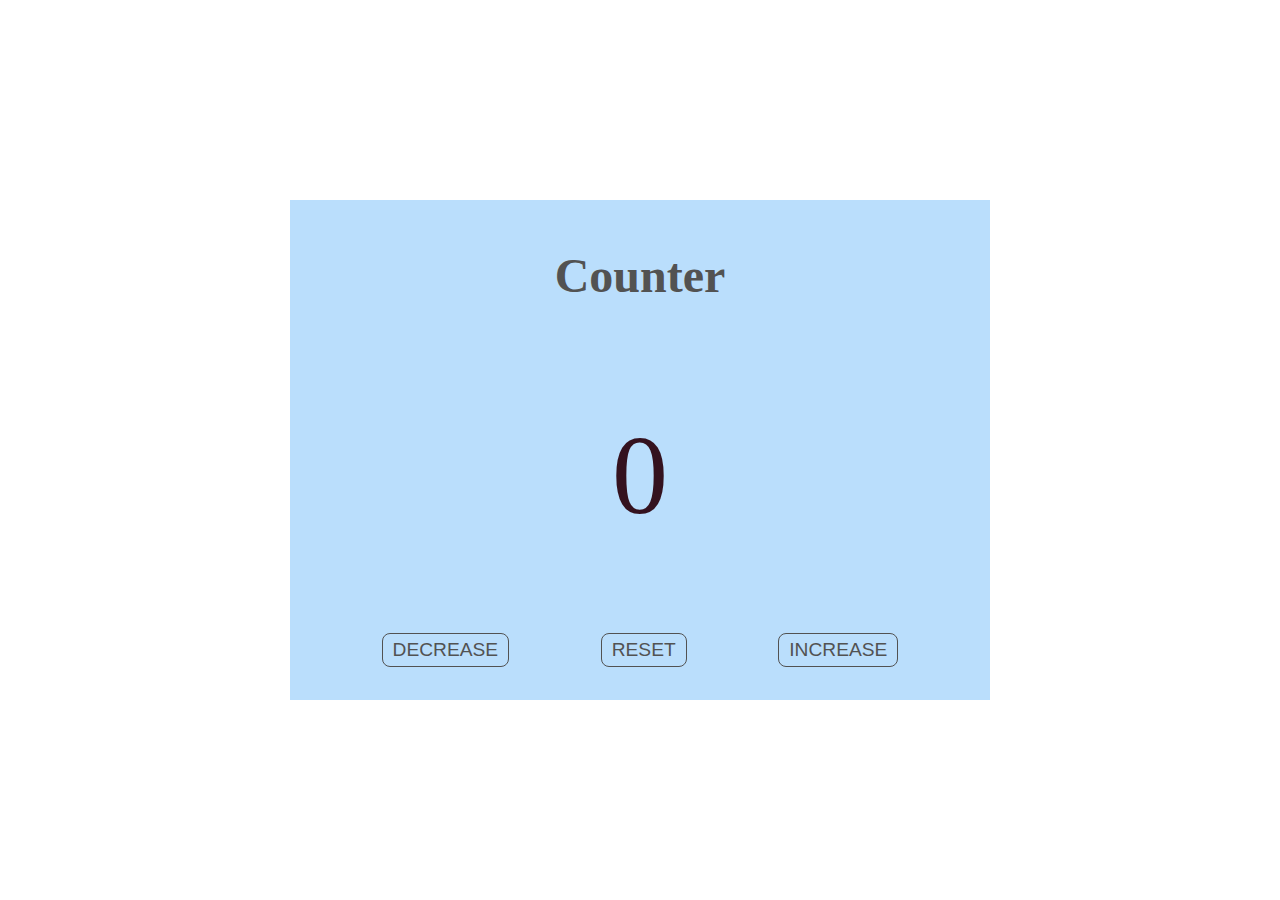
<file: 02.counter/index.html>
<!DOCTYPE html>
<html lang="en">
<head>
    <meta charset="UTF-8">
    <meta name="viewport" content="width=device-width, initial-scale=1.0">
    <title>counter</title>
    <link rel="stylesheet" href="style.css">
</head>
<body>
    <div class="container">
        <h2>Counter</h2>
        <div class="msg">
            <p>0</p>
        </div>
        <div class="button">
            <button class="btn" id="decrease">DECREASE</button>
            <button class="btn" id="reset">RESET</button>
            <button class="btn" id="increase">INCREASE</button>
        </div>

    </div>

    <script src="script.js"></script>
</body>
</html>
</file>
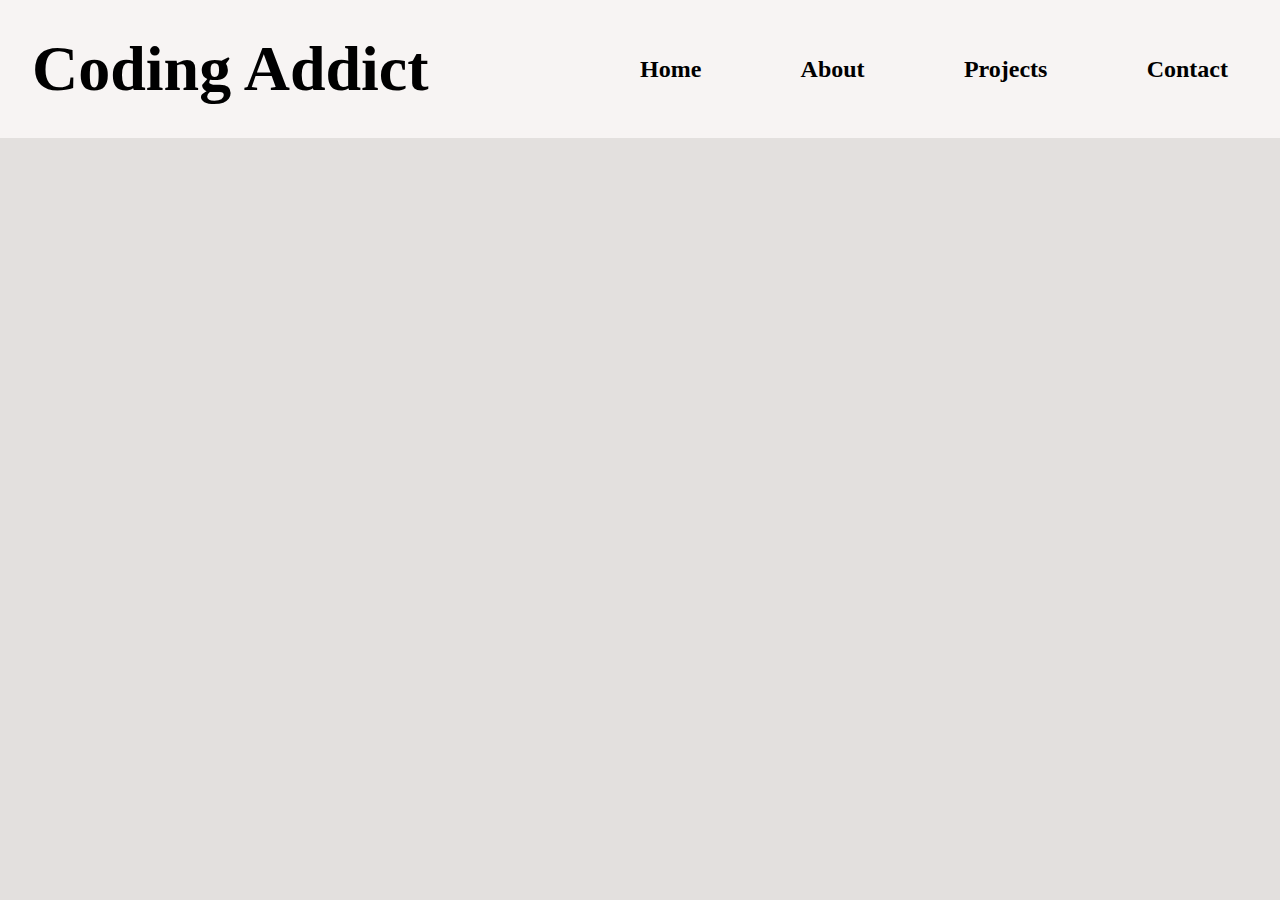
<file: 04.responsive Navbar/index.html>
<!DOCTYPE html>
<html lang="en">
<head>
    <meta charset="UTF-8">
    <meta name="viewport" content="width=device-width, initial-scale=1.0">
    <title>Responsive Navbar</title>
    <link rel="stylesheet" href="style.css">
    <link rel="stylesheet" href="https://cdnjs.cloudflare.com/ajax/libs/font-awesome/6.5.2/css/all.min.css" integrity="sha512-SnH5WK+bZxgPHs44uWIX+LLJAJ9/2PkPKZ5QiAj6Ta86w+fsb2TkcmfRyVX3pBnMFcV7oQPJkl9QevSCWr3W6A==" crossorigin="anonymous" referrerpolicy="no-referrer" />
</head>
<body>
    <nav>
        <div class="nav-center">
            <div class="nav-header">
                <h1>Coding Addict</h1>
            <i class="fa-solid fa-bars" id="bar"></i>
            </div>
            
            <ul class="link">
                <li><h2>Home</h2></li>
                <li><h2>About</h2></li>
                <li><h2>Projects</h2></li>
                <li><h2>Contact</h2></li>
            </ul>
        </div>
    </nav>
    

    <script src="script.js"></script>
</body>
</html>
</file>
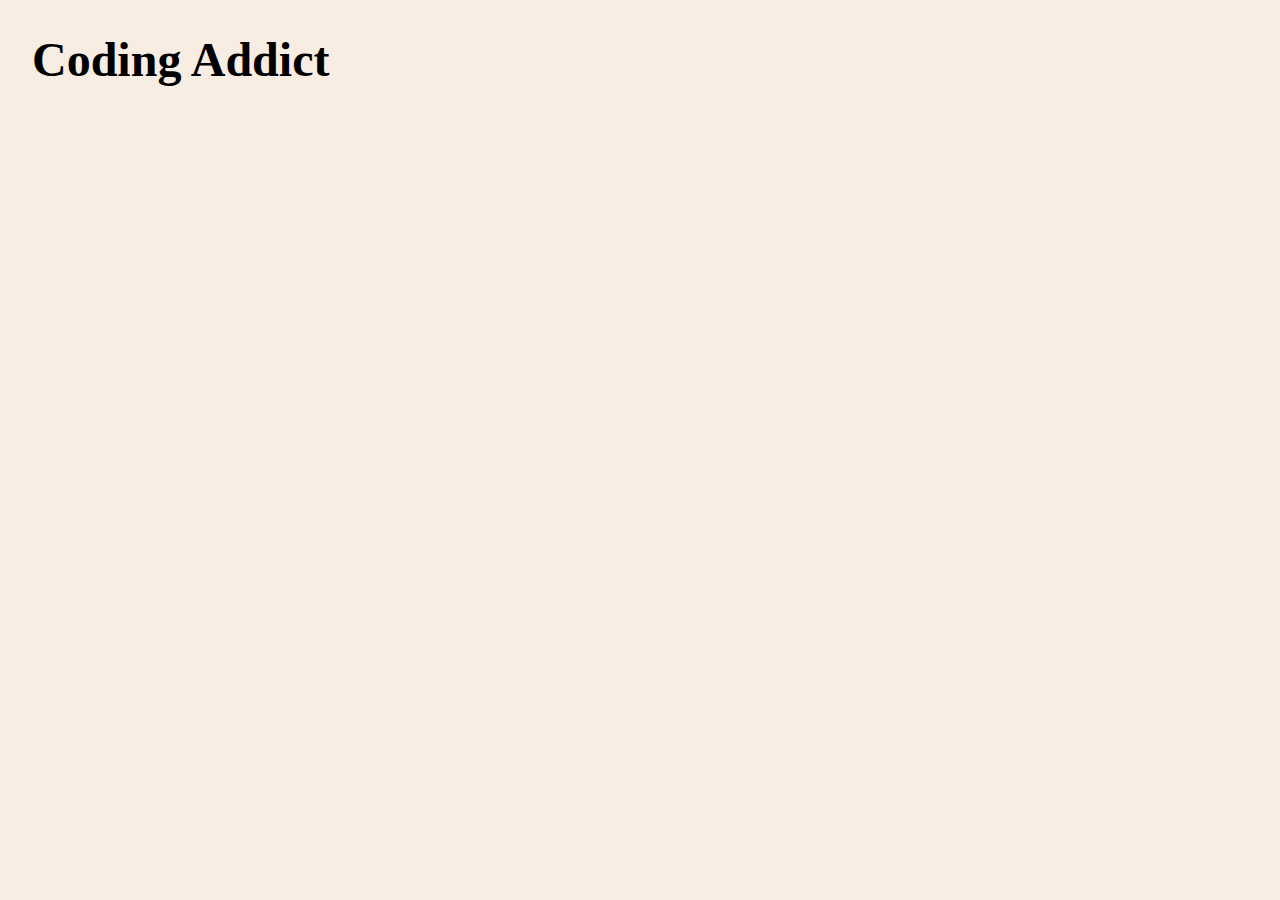
<file: 05.Side Bar/index.html>
<!DOCTYPE html>
<html lang="en">
<head>
    <meta charset="UTF-8">
    <meta name="viewport" content="width=device-width, initial-scale=1.0">
    <title>Side Bar</title>
    <link rel="stylesheet" href="style.css">
    <link rel="stylesheet" href="https://cdnjs.cloudflare.com/ajax/libs/font-awesome/6.5.2/css/all.min.css" integrity="sha512-SnH5WK+bZxgPHs44uWIX+LLJAJ9/2PkPKZ5QiAj6Ta86w+fsb2TkcmfRyVX3pBnMFcV7oQPJkl9QevSCWr3W6A==" crossorigin="anonymous" referrerpolicy="no-referrer" />
</head>
<body>
    <main>
        <div class="navbar">
            <h1>Coding Addict</h1>
            <i class="fa-solid fa-bars"></i>
        </div>
        <div class="sideBar bar">
            <div class="sideHeading">
                <h1>Coding Addict</h1>
                <i class="fa-solid fa-xmark"></i>
            </div>
            <ul class="link">
                <li>Home</li>
                <li>About</li>
                <li>Projects</li>
                <li>Contact</li>
            </ul>
        </div>
    </main>

    <script src="script.js"></script>
</body>
</html>
</file>
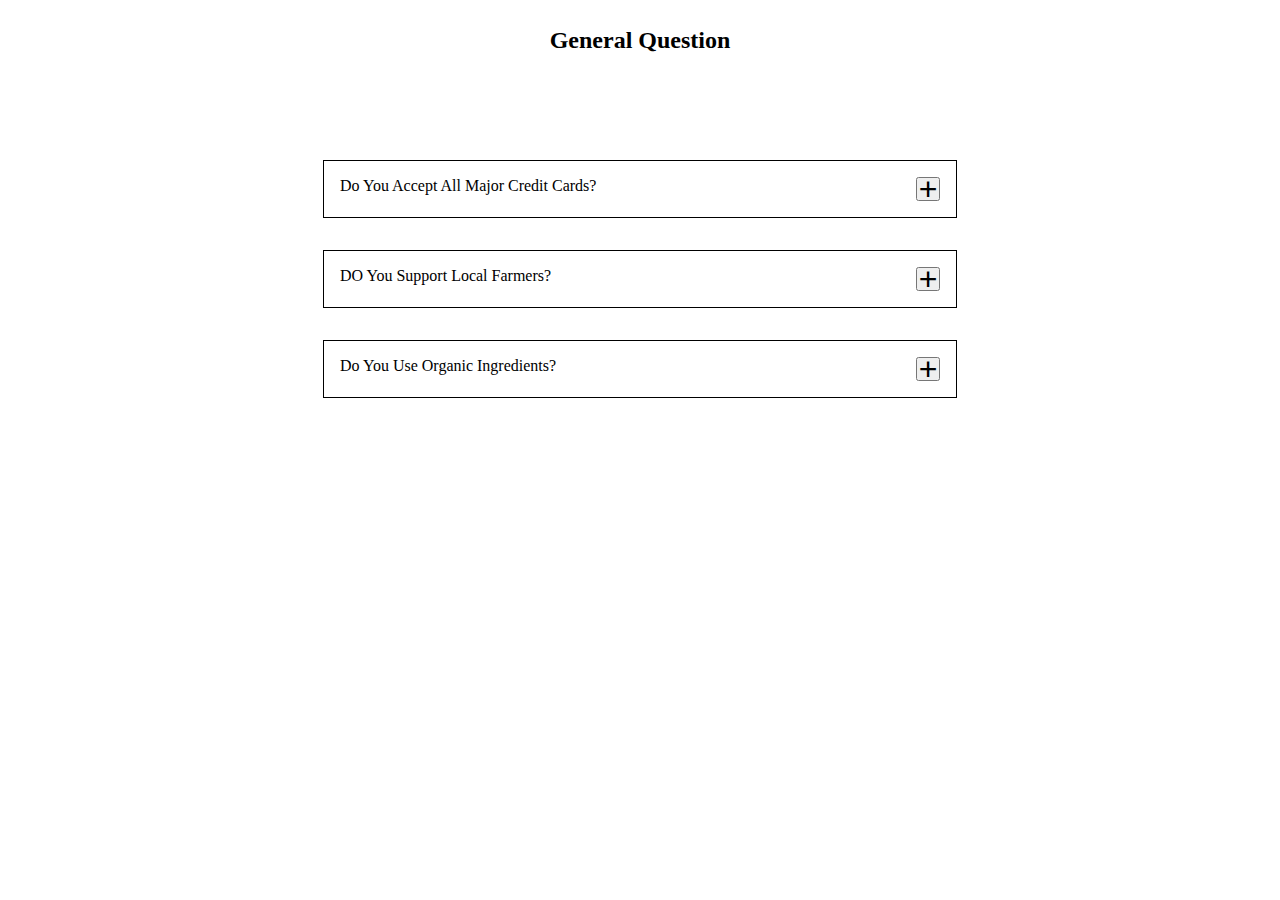
<file: 06.FAQ page/index.html>
<!DOCTYPE html>
<html lang="en">
<head>
    <meta charset="UTF-8">
    <meta name="viewport" content="width=device-width, initial-scale=1.0">
    <title>FAQ page</title>
    <link rel="stylesheet" href="style.css">
</head>
<body>
    <h2>General Question</h2>
    <div class="containt">
        <div class="questions">
            <div class="question">Do You Accept All Major Credit Cards?</div>
            <button class="ans">+</button>
            <div class="answer">Lorem ipsum dolor, sit amet consectetur adipisicing elit. Quidem aliquid nobis repellat sit deleniti officia molestias ducimus soluta commodi, optio voluptate et? Obcaecati hic excepturi nostrum nihil ducimus, totam repudiandae.</div>
        </div>
        <div class="questions">
            <div class="question">DO You Support Local Farmers?</div>
            <button class="ans">+</button>
            <div class="answer">Lorem ipsum dolor sit amet consectetur adipisicing elit. Rem ab magni quod molestiae, harum laudantium voluptate, cum incidunt ipsam doloremque necessitatibus a placeat illum, saepe exercitationem nisi quaerat sit. Vero.</div>
        </div>
        <div class="questions">
            <div class="question">Do You Use Organic Ingredients?</div>
            <button class="ans">+</button>
            <div class="answer">Lorem ipsum dolor sit amet consectetur adipisicing elit. Porro inventore odio ea quis quos dolore quasi vitae, adipisci voluptatem dolor sunt in. Deleniti architecto doloremque, repellendus itaque aliquam iure cumque.</div>
        </div>
    </div>

    <script src="script.js"></script>
</body>
</html>
</file>
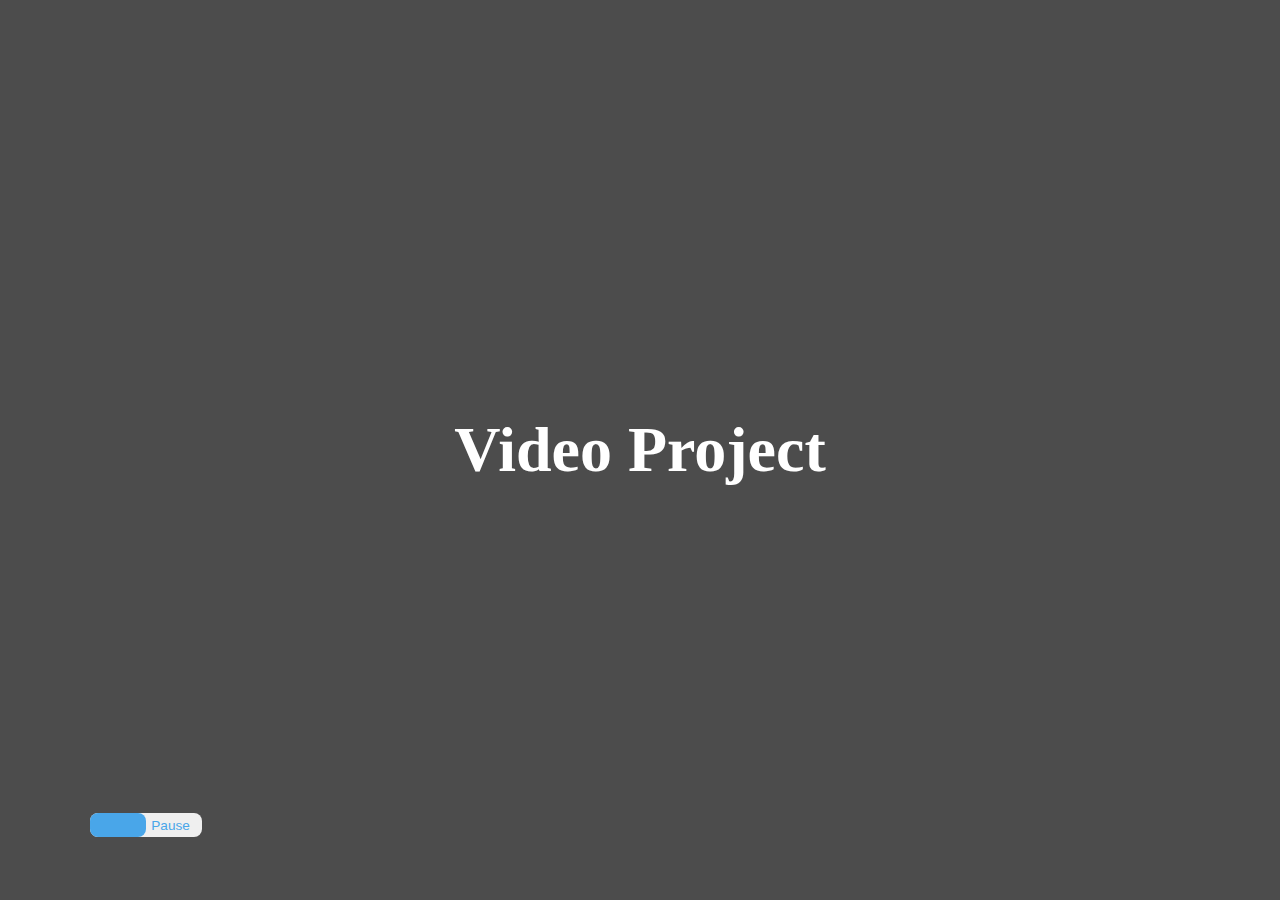
<file: 08.video background/index.html>
<!DOCTYPE html>
<html lang="en">
<head>
    <meta charset="UTF-8">
    <meta name="viewport" content="width=device-width, initial-scale=1.0">
    <title>video background</title>
    <link rel="stylesheet" href="style.css">
</head>
<body>
    <header>
        <video autoplay muted loop id="myVideo" >
            <source src="" type="video/mp4">
        </video>

        <h2>Video Project</h2>
        <!-- <div class="btn-container">
            <div class="play btn">Play</div>
            <div class="pause ">Pause</div>
        </div> -->
        <button class="switch-btn">
            <span>Play</span>
            <span>Pause</span>
            <span class="switch"></span>
        </button>  
        
    </header>

    <script src="script.js"></script>
</body>
</html>
</file>
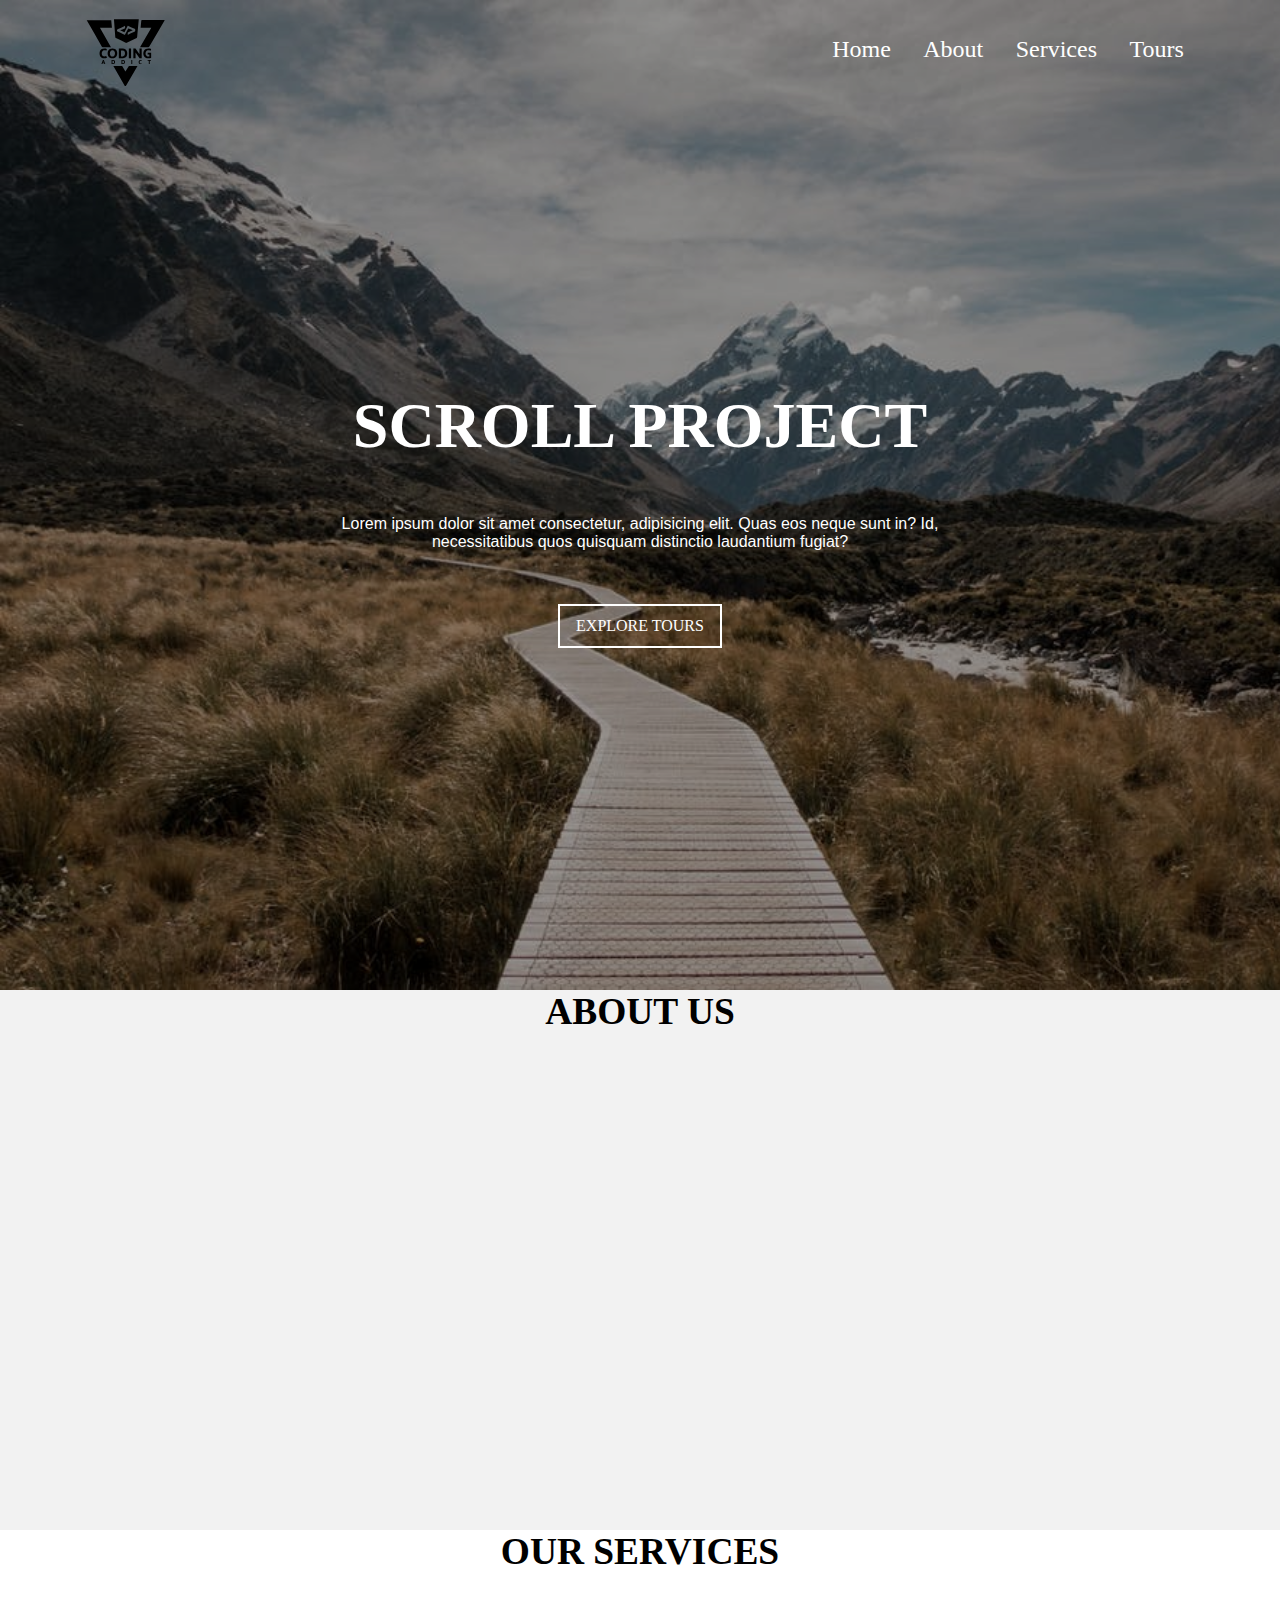
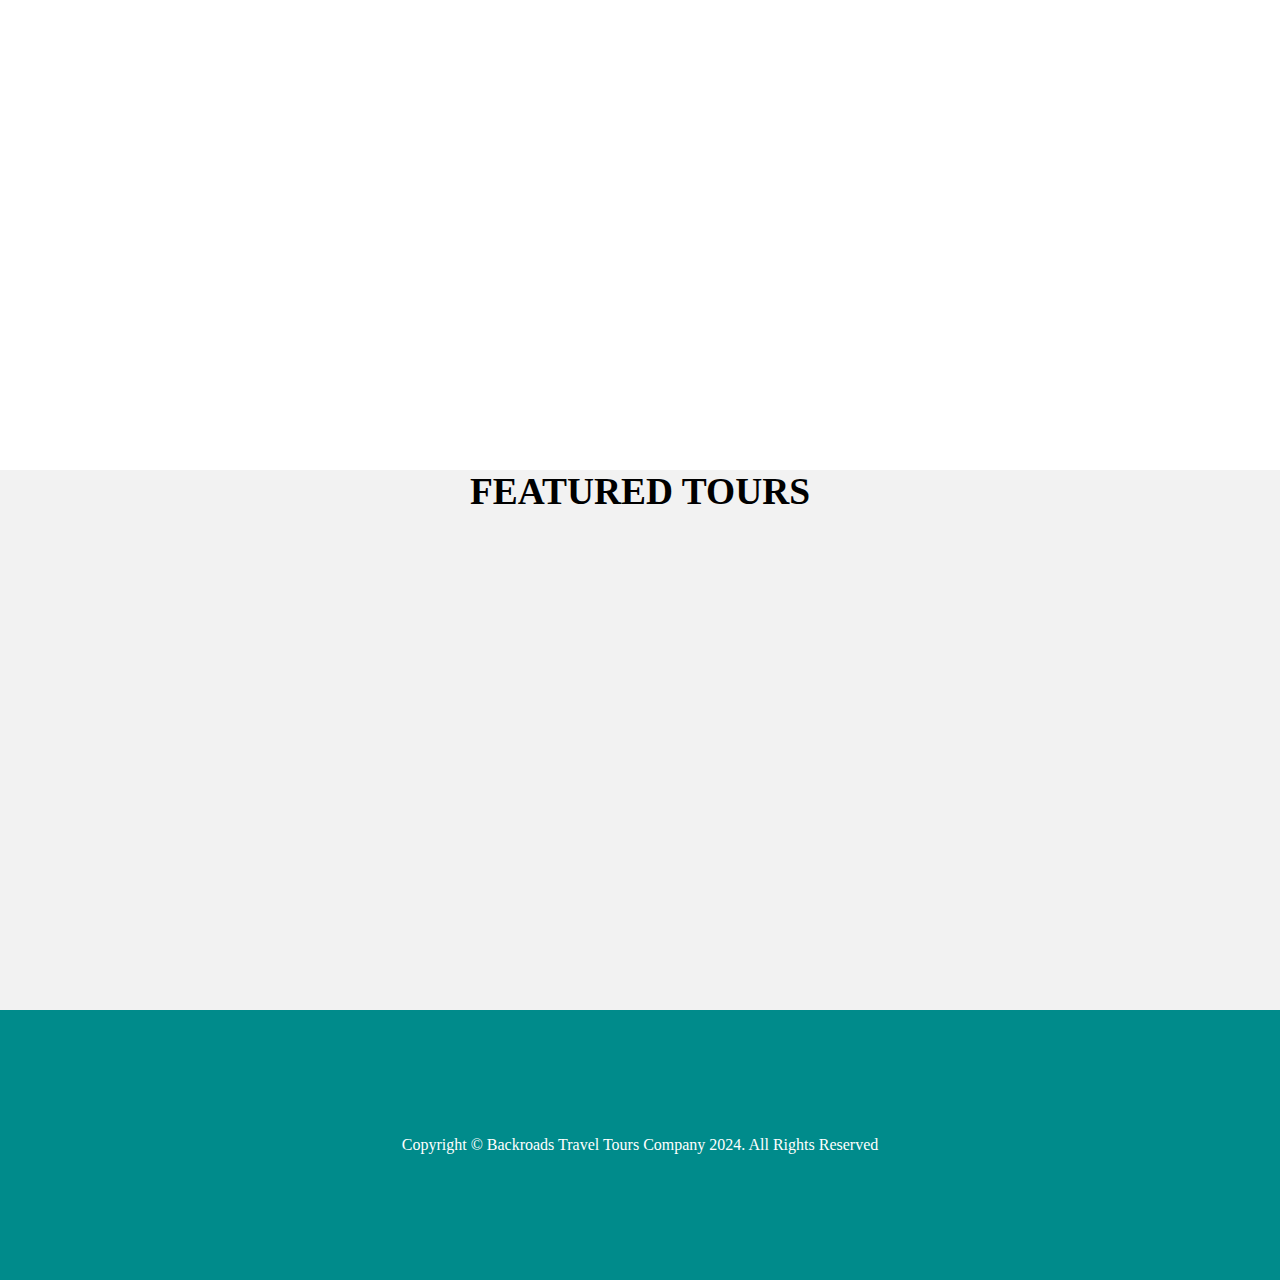
<file: 09.navigation bar on scroll/index.html>
<!DOCTYPE html>
<html lang="en">
<head>
    <meta charset="UTF-8">
    <meta name="viewport" content="width=device-width, initial-scale=1.0">
    <title>Navigation bar on scroll</title>
    <link rel="stylesheet" href="style.css">
</head>
<body>
    <header  id="home">
        <div class="contain">
            <div class="nav-bar" id="nav">
                <div class="logo"></div>
                <div class="option">
                    <ul>
                        <li><a href="#home" class="scroll-link">Home</a></li>
                        <li><a href="#about" class="scroll-link">About</a></li>
                        <li><a href="#service" class="scroll-link">Services</a></li>
                        <li><a href="#tour" class="scroll-link">Tours</a></li>
                    </ul>
                </div>
            </div>
            <div class="container">
                <div class="content">
                    <h1>SCROLL PROJECT</h1>
                    <p>Lorem ipsum dolor sit amet consectetur, adipisicing elit. Quas eos neque sunt in? Id, necessitatibus quos quisquam distinctio laudantium fugiat?</p>
                    <div id="button">EXPLORE TOURS</div>
                </div>
            </div>
        </div>
    </header>
    <div class="section" id="about">
        <h3>ABOUT US</h3>
    </div>
    <div class="section" id="service">
        <h3>OUR SERVICES</h3>
    </div>
    <div class="section" id="tour">
        <h3>FEATURED TOURS</h3>
    </div>
    <footer>
        <p>Copyright © Backroads Travel Tours Company 2024. All Rights Reserved</p>
    </footer>
    <script src="script.js"></script>
</body>
</html>
</file>
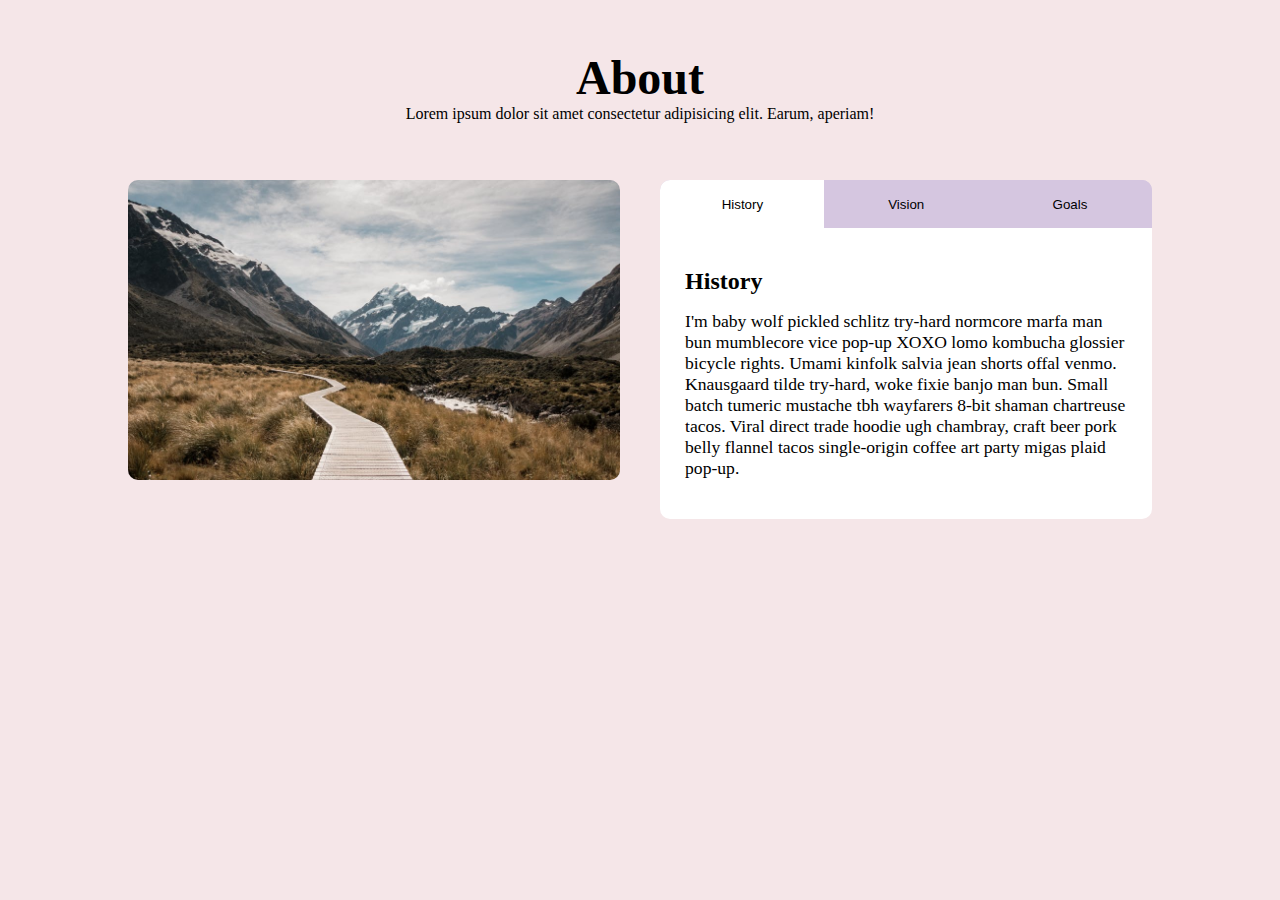
<file: 10.Tabs/index.html>
<!DOCTYPE html>
<html lang="en">
<head>
    <meta charset="UTF-8">
    <meta name="viewport" content="width=device-width, initial-scale=1.0">
    <title>Tabs</title>
    <link rel="stylesheet" href="style.css">
</head>
<body>
    <section>
        <div class="title">
            <h2>About</h2>
            <p>Lorem ipsum dolor sit amet consectetur adipisicing elit. Earum, aperiam!</p>
        </div>
        <div class="container">
            <div class="image"></div>
            <div class="contain">
                <div class="content">
                    <div class="tabs">
                        <button class="tab tab2" data-id="History">History</button>
                        <button class="tab" data-id="Vision">Vision</button>
                        <button class="tab" data-id="Goals">Goals</button>
                    </div>
                </div>
                <div class="dis">
                    <div class="msg">
                        <h3>History</h3>
                        <p>
                            I'm baby wolf pickled schlitz try-hard normcore marfa man bun mumblecore vice pop-up XOXO lomo kombucha glossier bicycle rights. Umami kinfolk salvia jean shorts offal venmo. Knausgaard tilde try-hard, woke fixie banjo man bun. Small batch tumeric mustache tbh wayfarers 8-bit shaman chartreuse tacos. Viral direct trade hoodie ugh chambray, craft beer pork belly flannel tacos single-origin coffee art party migas plaid pop-up.
                        </p>
                    </div>
                    <div class="msg msg2">
                        <h3>Vision</h3>
                        <p>
                            Man bun PBR&B keytar copper mug prism, hell of helvetica. Synth crucifix offal deep v hella biodiesel. Church-key listicle polaroid put a bird on it chillwave palo santo enamel pin, tattooed meggings franzen la croix cray. Retro yr aesthetic four loko tbh helvetica air plant, neutra palo santo tofu mumblecore. Hoodie bushwick pour-over jean shorts chartreuse shabby chic. Roof party hammock master cleanse pop-up truffaut, bicycle rights skateboard affogato readymade sustainable deep v live-edge schlitz narwhal.
                        </p>
                        <ul>
                            <li>list item</li>
                            <li>list item</li>
                            <li>list item</li>
                        </ul>
                    </div>
                    <div class="msg msg2">
                        <h3>Goals</h3>
                        <p>
                            Chambray authentic truffaut, kickstarter brunch taxidermy vape heirloom four dollar toast raclette shoreditch church-key. Poutine etsy tote bag, cred fingerstache leggings cornhole everyday carry blog gastropub. Brunch biodiesel sartorial mlkshk swag, mixtape hashtag marfa readymade direct trade man braid cold-pressed roof party. Small batch adaptogen coloring book heirloom. Letterpress food truck hammock literally hell of wolf beard adaptogen everyday carry. Dreamcatcher pitchfork yuccie, banh mi salvia venmo photo booth quinoa chicharrones.
                        </p>
                    </div>
                </div>
            </div>
        </div>
    </section>

    <script src="script.js"></script>
</body>
</html>
</file>
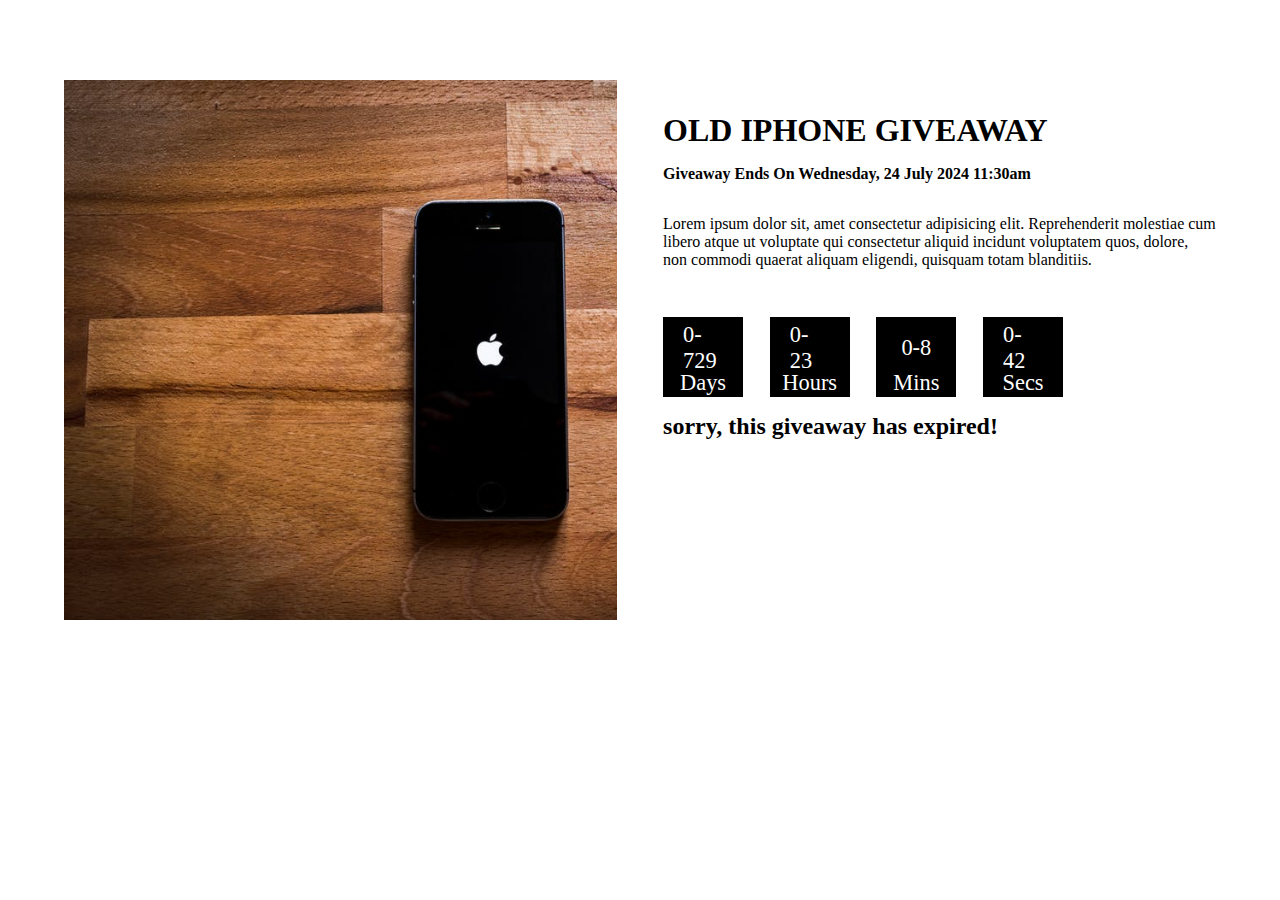
<file: 11.Countdown Timer/index.html>
<!DOCTYPE html>
<html lang="en">
<head>
    <meta charset="UTF-8">
    <meta name="viewport" content="width=device-width, initial-scale=1.0">
    <title>Countdown Timer</title>
    <link rel="stylesheet" href="style.css">
</head>
<body>
    
    <div class="container">
        <div class="image"></div>
        <div class="contain">
            <h2>OLD IPHONE GIVEAWAY</h2>
            <h5>Giveaway Ends On Wednesday, 24 July 2024 11:30am</h5>
            <p class="msg">Lorem ipsum dolor sit, amet consectetur adipisicing elit. Reprehenderit molestiae cum libero atque ut voluptate qui consectetur aliquid incidunt voluptatem quos, dolore, non commodi quaerat aliquam eligendi, quisquam totam blanditiis.</p>
            <div class="timer">
                <div class="time" ><p class="count" data-id="Days"></p><p>Days</p></div>
                <div class="time" ><p class="count" data-id="Hours"></p><p>Hours</p></div>
                <div class="time" ><p class="count" data-id="Mins"></p><p>Mins</p></div>
                <div class="time" ><p class="count" data-id="Secs"></p><p>Secs</p></div>
            </div>
            <h4 class="deadline"></h4>
        </div>
    </div>

    <script src="script.js"></script>
</body>
</html>
</file>
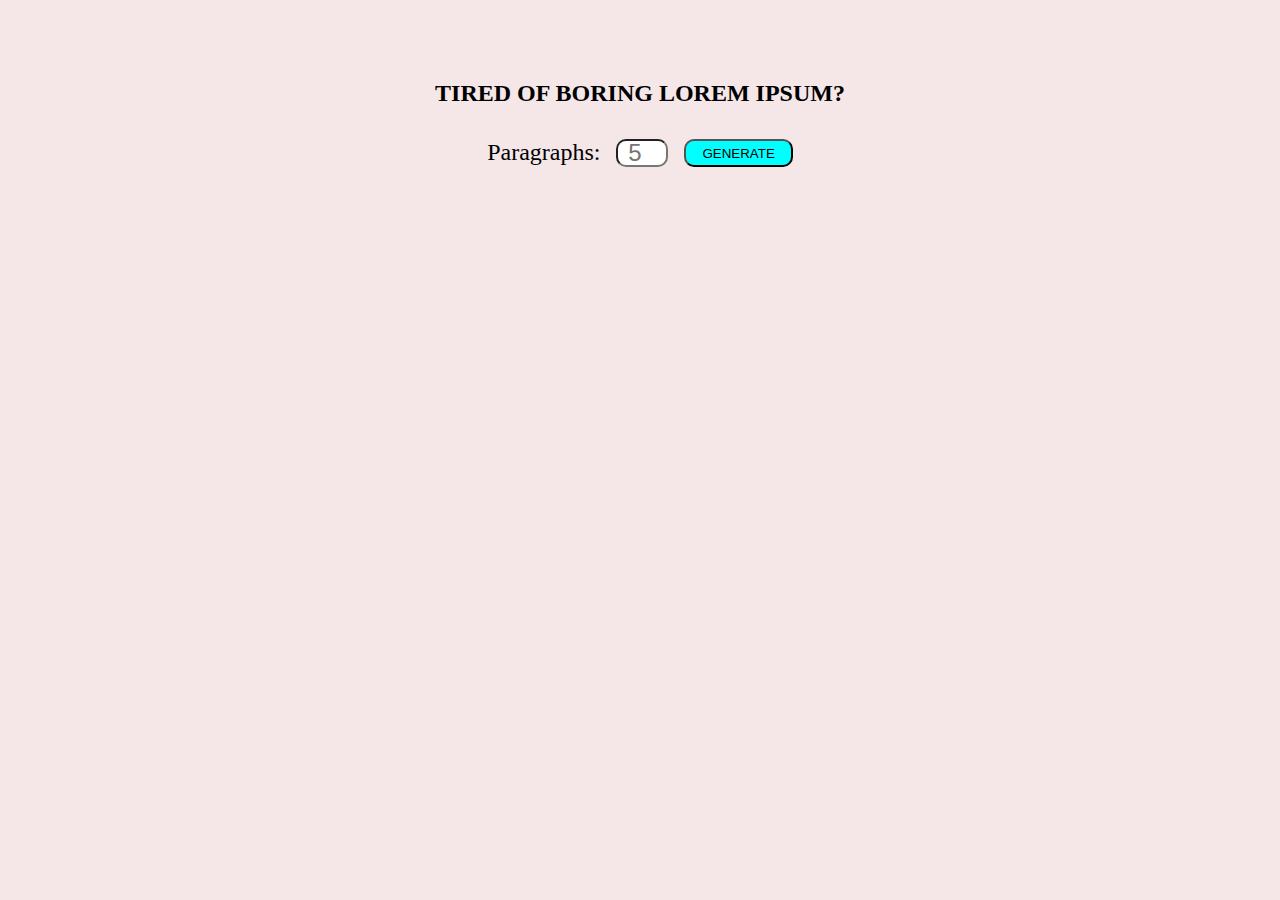
<file: 12.Lorem Ipsum/index.html>
<!DOCTYPE html>
<html lang="en">
<head>
    <meta charset="UTF-8">
    <meta name="viewport" content="width=device-width, initial-scale=1.0">
    <title>Lorem Ipsum</title>
    <link rel="stylesheet" href="style.css">
</head>
<body>
    <section>
        <h2>TIRED OF BORING LOREM IPSUM?</h2>
        <form action="" class="lorem-form">
            <label for="amount">Paragraphs:</label>
            <input type="number" name="amount" id="amount" maxlength="1" placeholder="5">
            <button type="submit" class="btn">GENERATE</button>
        </form>
        <div class="container">
            
        </div>
    </section>

    <script src="script.js"></script>
</body>
</html>
</file>
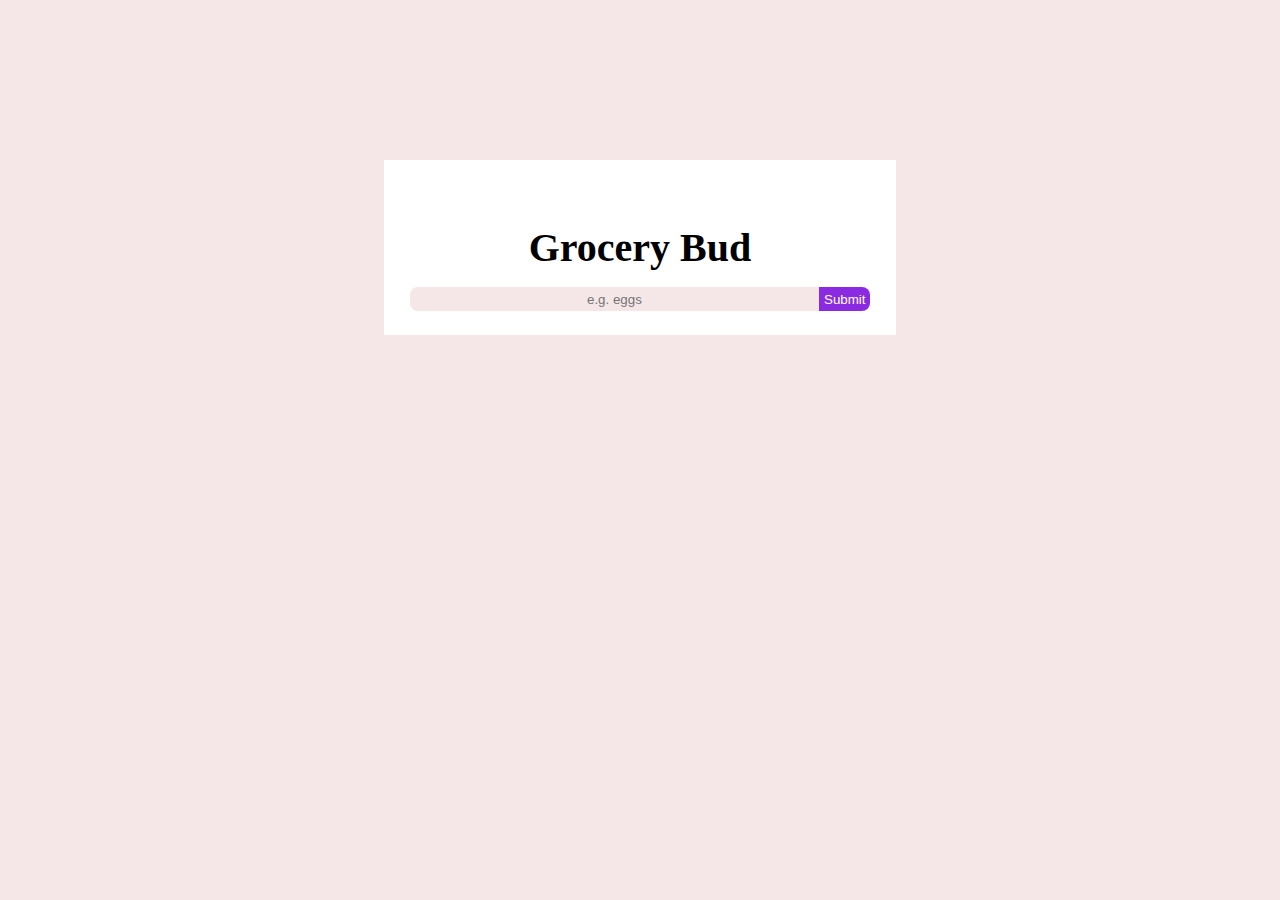
<file: 13.Grocery Bud/index.html>
<!DOCTYPE html>
<html lang="en">
<head>
    <meta charset="UTF-8">
    <meta name="viewport" content="width=device-width, initial-scale=1.0">
    <title>Grocery Bud</title>
    <link rel="stylesheet" href="style.css">
</head>
<body>
    <section>
        <div class="msg-container">
            <p class="msg"></p>
        </div>
        <h2 class="heading">Grocery Bud</h2>
        <form class="Grocery">
            <input type="text" placeholder="e.g. eggs" name="item"  id="item" value="" >
                <div class="btn">
                    <button class="submit-btn">Submit</button>
                    <!-- <button class="edit-btn display">Edit</button> -->
                </div>
        </form>
        <div class="items-list">
            
        </div>
        <button class="remove display">Clear items</button>
    </section>

    <script src="script.js"></script>
    <!-- <script src="app.js"></script> -->
</body>
</html>
</file>
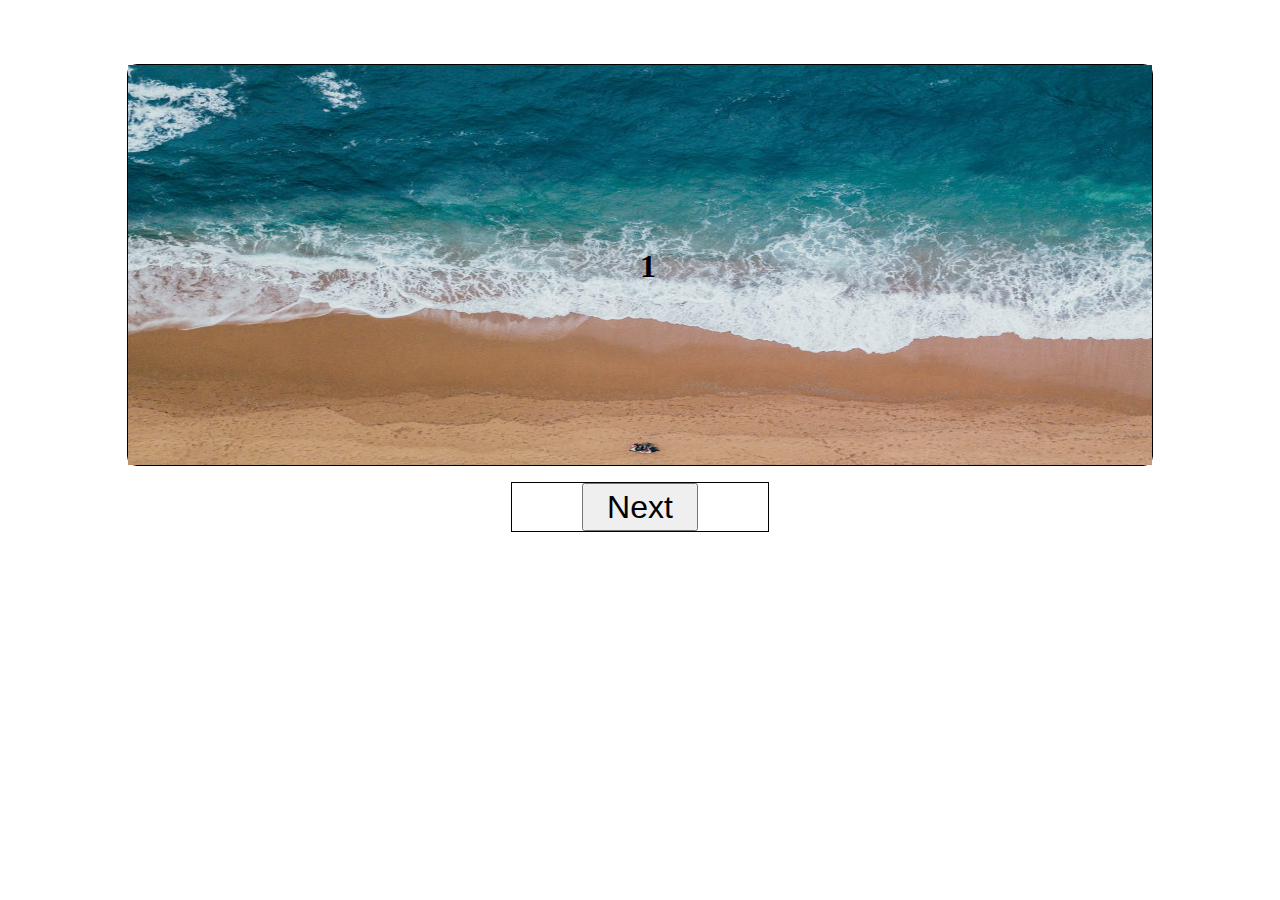
<file: 14.Slider/index.html>
<!DOCTYPE html>
<html lang="en">
<head>
    <meta charset="UTF-8">
    <meta name="viewport" content="width=device-width, initial-scale=1.0">
    <title>Slider</title>
    <link rel="stylesheet" href="style.css">
</head>
<body>
    <section>
        <div class="slider">
            <div class="slide">
                <img src="img-1.jpeg" class="img" alt="">
                <h1 class="heading">1</h1>
            </div>
            <div class="slide display">
                <h1 class="heading">2</h1>
            </div>
            <div class="slide display">
                <img src="img-2.jpeg" class="img" alt="">
                <h1 class="heading">3</h1>
            </div>
            <div class="slide display">
                <img src="person-1.jpeg" class="person" alt="">
                <p class="name">Susan Doe</p>
                <h1 class="heading">4</h1>
            </div>
        </div>
        <div class="button">
            <button class="prev btn display">Prev</button>
            <button class="next btn">Next</button>
        </div>
    </section>
    

    <script src="script.js"></script>
</body>
</html>
</file>
<file: 02.counter/style.css>
*{
    margin: 0;
    padding: 0;
}

body{
    height: 100vh;
    width: 100%;
    display: flex;
    justify-content: center;
    align-items: center;
}

.container{
    height: 500px;
    width: 700px;
    background-color: #BADEFC;
}

h2{
    height: 150px;
    display: flex;
    justify-content: center;
    align-items: center;
    font-size: 3rem;
    color: #525252;
}

.msg{
    height: 250px;
    display: flex;
    justify-content: center;
    align-items: center;
    font-size: 7rem;
    color: #34121F;
}

.button{
    height: 100px;
    display: flex;
    justify-content: space-evenly;
    align-items: center;
}

.btn{
    font-size: 1.2rem;
    padding: 5px 10px;
    border: 1px solid #525252;
    border-radius: 8px;
    background-color: #BADEFC;
    color: #525252;
}
</file>
<file: 04.responsive Navbar/style.css>
*{
    margin: 0;
    padding: 0;
}

body{
    background-color: #E3E0DE;
}
nav{
    background-color: #F7F4F3;
}

/* .nav-header{
    height: 40px;
    width: 80%;
    display: flex;
    justify-content: space-between;
    padding-top: 2rem;
    padding-left: 5rem;
    

} */



@media screen and (min-width:775px){
    .nav-center{
        max-width: 100%;
        display: flex;
        justify-content: space-between;
        padding: 2rem;
        
    }
    .nav-header{
        font-size: 2rem;
    }
    #bar{
        display: none;
    }

    .link{
        width: 50%;
        display: flex;
        align-items: center;
        justify-content: space-between;
        list-style: none;
        
    }
    .link li{
        padding-right: 20px;
    }

}


@media screen and (max-width:775px){

    .nav-center{
        max-width: 100%;
        display: block;
        align-items: center;
        padding: 1.5rem;
        
    }
    .nav-header{
        width: 100%;
        display: flex;
        justify-content: space-between;
        align-items: center;
        font-size: 1.5rem;
    }

    ul{
        padding-top: 2rem;
        list-style: none;
    }


    .link{
        display: none;
        
    }

    
}
</file>
<file: 05.Side Bar/style.css>
*{
    margin: 0;
    padding: 0;
}
body{
    background-color: #f7ede2;
}
/* main{
    background-color: #f7ede2;
    height: 100%;
    width: 100%;
} */

.navbar{
    display: flex;
    justify-content: space-between;
    padding: 2rem;
    font-size: 1.5rem;
}

.sideBar{
    height: 100vh;
    /* padding-top: 2rem;
    padding-left: 2rem;
    padding-right: 2rem; */
    font-size: 1.5rem;
    position: absolute;
    left: 0;
    top: 0;
    z-index: 1;
    background-color: #f5cac3;
    
}

.sideHeading{
    padding: 2rem 1rem 2rem 2rem;
    display: flex;
    align-items: center;
    font-size: 1.2rem;
}
.sideHeading i{
    margin-left: 2rem;
}

.link{
    padding-top: 1rem;
    list-style: none;
    line-height: 4rem;
    padding-left: 2rem;
    
}

.bar{
    display: none;
}
</file>
<file: 06.FAQ page/style.css>
*{
    margin: 0;
    padding: 0;
}

body{
    display: flex;
    justify-content: center;
    
    flex-wrap: wrap;
}

h2{
    height: 5rem;
    width: 100%;
    text-align: center;
    align-content: center;
}

.containt{
    margin-top: 3rem;
}

.questions{
    width: 600px;
    display: flex;
    justify-content: space-between;
    flex-wrap: wrap;
    padding: 1rem;
    border: 1px solid black;
    margin-top: 2rem;
}

.questions button{
    width: 1.5rem;
    height: 1.5rem;
    font-size: 2rem;
    display: flex;
    justify-content: center;
    align-items: center;
    
    


}

.answer{
    margin-top: 2rem;
    display: none;
}
</file>
<file: 08.video background/style.css>
*{
    margin: 0;
    padding: 0;
}

header{
    min-height: 100vh;
    position: relative;
    display: grid;
    place-items: center;
}

header::after{
    content: "";
    position: absolute;
    top: 0;
    left: 0;
    min-height: 100%;
    min-width: 100%;
    background: rgba(0,0,0, 0.7);
    z-index: -1;
}

#myVideo{
    position: absolute;
    right: 0;
    bottom: 0;
    height: 100%;
    width: 100%;
    object-fit: cover;
    z-index: -2;
    
}



h2{
    color: white;
    font-size: 4rem;
}

/* .btn-container{
    height: 20px;
    width: 100px;
    position: fixed;
    left: 5rem;
    bottom: 10rem;
    display: flex;
    border-radius: 3px;
    background-color: white;
    color: blueviolet;
}

.btn{
    background-color: blueviolet; 
}

.play{
    border-radius: 3px;
    height: 20px;
    width: 50px;
    text-align: center;
}
.pause{
    border-radius: 3px;
    height: 20px;
    width: 50px;
    text-align: center;
} */

.switch-btn{
    position: absolute;
    bottom: 7%;
    left: 7%;
    width: 7rem;
    border-radius: 0.5rem;
    height: 1.5rem;
    display: flex;
    align-items: center;
    justify-content: space-around;
    border: none;
    transition: all 0.3s linear;
}

.switch-btn span{
    display: inline-block;
    font-size: 0.85rem;
    cursor: pointer;
    text-transform: capitalize;
    color: #49a6e9;
}



.switch{
    position: absolute;
    width: 50%;
    height: 100%;
    top: 0;
    left: 0;
    background: #49a6e9;
    border-radius: 0.5rem;
    transition: all 0.3s linear;
    margin: 0;
    display: block;
}

.slide .switch{
    left: 50%;
}
</file>
<file: 09.navigation bar on scroll/style.css>
*{
    margin: 0;
    padding: 0;
    /* color: white; */
}

#home{
    height: 110vh;
    width: 100%;
    background: url(hero-bcg.jpeg);
    background-size: cover;
    z-index: -2;
   
}

.contain{
    height: 100%;
    width: 100%;
    background-color: rgba(0,0,0,0.4);
    z-index: -1;
}

.nav-bar{
    height: 10%;
    width: 100%;
    display: flex;
    justify-content: space-between;
    align-items: center;
    /* background-color: white; */
    
}

.nav-bar2 {
    position: fixed;
    height: 10%;
    width: 100%;
    display: flex;
    justify-content: space-between;
    align-items: center;
    background-color: white;
}

.logo{
    height: 8vh;
    width: 10vh;
    background-image: url(logo.svg);
    background-size: cover;
    margin-left: 80px;
}

.option{
    width: 30%;
    display: flex;
    justify-content: space-around;
    align-items: center;
    font-size: 1.5rem;
    margin-right: 80px;
}
.option ul{width: 100%;
    display: flex;
    justify-content: space-around;
    list-style: none;
    color: white;
    text-decoration:none;
    
}
.scroll-link{
    color: white;
    text-decoration: none;
}
.scroll-link2{
    color: black;
    /* text-decoration: none; */
}

.container{
    height: 90%;
    width: 100%;
    display: flex;
    justify-content: center;
    align-items: center;
    
}

.content{
    height: 35%;
    width: 47%;
    text-align: center;
    color: white;
    display: flex;
    justify-content: center;
    flex-wrap: wrap;
}

.content h1{
    font-size: 4rem;
}

.content p{
    font-family:'Lucida Sans', 'Lucida Sans Regular', 'Lucida Grande', 'Lucida Sans Unicode', Geneva, Verdana, sans-serif;
}


#button{
    height: 2.5rem;
    width: 10rem;
    border: 2px solid white;
    display: flex;
    justify-content: center;
    align-items: center;
}

#button:hover{
    background-color: white;
    color: blueviolet;
    cursor: pointer;
}

#about{
    height: 60vh;
    width: 100%;
    text-align: center;
    font-size: 2rem;
    background-color: rgba(128,128,128,0.1);
    
}

#service{
    height: 60vh;
    width: 100%;
    text-align: center;
    font-size: 2rem;
}

#tour{
    height: 60vh;
    width: 100%;
    text-align: center;
    font-size: 2rem;
    background-color: rgba(128,128,128,0.1);
}

footer{
    height: 30vh;
    width: 100%;
    display: flex;
    justify-content: center;
    align-items: center;
    background-color: darkcyan;
    color: white;
}
</file>
<file: 10.Tabs/style.css>
*{
    margin: 0;
    padding: 0;
}
body{
    background-color: #f5e6e8;
}

section{
    display: flex;
    justify-content: center;
    margin-top: 50px;
    flex-wrap: wrap;
}

.title{
    height: 80px;
    width: 100%;
    text-align: center;

}

.title h2{
    font-size: 3rem;
}

.container{
    width: 80%;
    /* border: 1px solid black; */
    margin-top: 50px;
    display: flex;
    justify-content: space-between;
    
}

.image{
    height: 300px;
    width: 48%;
    /* border: 1px solid black; */
    background-image: url(hero-bcg.jpeg);
    background-size: cover;
    border-radius: 10px;

}

.contain{
    width: 48%;
    /* border: 1px solid black; */
    border-radius: 10px;
    
    
    
}

.tabs{
    width: 100%;
    height: 3rem;
    /* border: 1px solid black; */
    display: flex;
    border-top-left-radius: 10px;
    border-top-right-radius: 10px;
    background-color: #d5c6e0;
     
    
    
}

.tab{
    height: 100%;
    width: 33.33%;
    display: flex;
    justify-content: center;
    align-items: center;
    background-color: #d5c6e0;
    border: none;
}

.tab:hover{
    cursor: pointer;
    background-color: #f5e6e8;
    border-radius: 0;
}

.tab2{
    background-color: white;
}

[data-id="History"]{
    border-top-left-radius: 10px;
    border-top-right-radius: 0;
}

[data-id="Vision"]{
    border-radius: 0;
}

[data-id="Goals"]{
    border-top-left-radius: 0;
    border-top-right-radius: 10px;
}

.dis{
    display: flex;
    justify-content: center;
    align-self: center;
    background-color: white;
    border-bottom-left-radius: 10px;
    border-bottom-right-radius: 10px;
}

.msg{
    width: 90%;
    /* border: 1px solid black; */
    margin-top: 40px;
    margin-bottom: 40px;
    


    
}
.msg h3{
    font-size: 1.5rem;
}

.msg p{
    margin-top: 1rem;
    font-size: 1.1rem;
}

.msg2{
    display: none;
}

ul{
    list-style: none;
}

@media screen and (max-width:1000px) {
    .container{
        width: 80%;
        /* border: 1px solid black; */
        margin-top: 50px;
        display: flex;
        justify-content: space-between;
        flex-wrap: wrap;
        
    }

    .image{
        height: 300px;
        width: 95%;
        /* border: 1px solid black; */
        background-image: url(hero-bcg.jpeg);
        background-size:cover;
        border-radius: 10px;
        background-position: center;
    
    }
    .contain{
        width: 95%;
        margin-top: 3rem;
    }
}
</file>
<file: 11.Countdown Timer/style.css>
*{
    margin: 0;
    padding: 0;
}

body{
    display: flex;
    justify-content: center;
}

.container{
    width: 90%;
    height: 60vh;
    margin-top: 5rem;
    /* border: 1px solid black; */
    display: flex;
    justify-content: space-between;
}

.image{
    height: 100%;
    width: 48%;
    /* border: 1px solid black; */
    background-image: url(gift.jpeg);
    background-size: cover;
}

.contain{
    height: 100%;
    width: 48%;
    /* border: 1px solid black; */
}

.contain h2{
    margin-top: 2rem;
    font-size: 2rem;
}

.contain h5{
    margin-top: 1rem;
    font-size: 1rem;
}

.contain .msg{
    margin-top: 2rem;
}

.timer{
    height: 80px;
    width: 400px;
    display: flex;
    justify-content: space-between;
    margin-top: 3rem;
}

.time{
    height: 80px;
    width: 80px;
    /* border: 1px solid black; */
    display: flex;
    justify-content: center;
    align-items: center;
    font-size: 1.4rem;
    flex-wrap: wrap;
    color: white;
    background-color: black;
}

.count{
    height: 40px;
    width: 40px;
    /* border: 1px solid black; */
    margin-top: 10px;
    display: flex;
    justify-content: center;
    align-items: center;

}

.deadline{
    margin-top: 1rem;
    font-size: 1.5rem;
}
</file>
<file: 12.Lorem Ipsum/style.css>
*{
    margin: 0;
    padding: 0;
}

body{
    display: flex;
    justify-content: center;
    background-color: #f5e6e8;
}

section{
    width: 60%;
    /* border: 1px solid black; */
    margin-top: 5rem;
    text-align: center;
}

form{
    display: flex;
    justify-content: center;
    flex-wrap: wrap;
    margin-top: 2rem;
    font-size: 1.5rem;
}

#amount{
    height: 1.5rem;
    width: 3rem;
    margin-left: 1rem;
    margin-right: 1rem;
    font-size: 1.5rem;
    border-radius: 10px;
    text-align: center;
    /* padding-top: 0.5rem;
    padding-bottom: 0.5rem; */
}

.btn{
    padding-left: 1rem;
    padding-right: 1rem;
    border-radius: 10px;
    background-color: aqua;
    /* padding-top: 0.5rem;
    padding-bottom: 0.5rem; */
}

.btn:hover{
    cursor: pointer;
    opacity: 0.4;
}


.container{
    margin-top: 3rem;
    text-align: center;
}
</file>
<file: 13.Grocery Bud/style.css>
*{
    margin: 0;
    padding: 0;
    text-align: center;
}

body{
    display: flex;
    justify-content: center;
    background-color: #f5e6e8;
}

section{
    background-color: white;
    width: 40%;
    margin-top: 10rem;
    display: flex;
    justify-content: center;
    flex-wrap: wrap;
}
.msg-container{
    width: 90%;
    height: 1rem;
    margin-top: 1rem;
    display: flex;
    justify-content: center;
    align-items: center;
}

.msg{
    width: 100%;
    background-color: #f5e6e8;
    border-radius: 8px;
}

.heading{
    width: 100%;
    text-align: center;
    font-size: 2.5rem;
    margin-top: 2rem;
}

form{
    width: 100%;
    margin-top: 1rem;
    display: flex;
    justify-content: center;
}



#item{
    width: 80%;
    height: 1.5rem;
    background-color: #f5e6e8;
    border: none;
    border-top-left-radius: 8px;
    border-bottom-left-radius: 8px;
}
.btn{
    width: 10%;
}
.submit-btn{
    width: 100%;
    height: 1.5rem;
    background-color: blueviolet;
    color: white;
    border: none;
    border-top-right-radius: 8px;
    border-bottom-right-radius: 8px;   
}
.edit-btn{
    width: 100%;
    height: 1.5rem;
    background-color: blueviolet;
    color: white;
    border: none;
    border-top-right-radius: 8px;
    border-bottom-right-radius: 8px; 
}
.display{
    display: none;
}

.items-list{
    width: 100%;
    display: flex;
    justify-content: center;
    flex-wrap: wrap;
    margin-top: 1.5rem;
}

.remove{
    margin-top: 2rem;
    margin-bottom: 2rem;
    border: none;
    background: none;
}
.remove:hover{
    cursor: pointer;
}

.items{
    display: flex;
    width: 90%;
    justify-content: space-between;
    align-items: center;
    margin-top: 0.5rem; 
    height: 1.5rem;
    border-radius: 8px;   
}

.items:hover{
    background-color: #f5e6e8;
}
.items p{
    margin-left: 1rem;
}

.option{
    width: 20%;
    display: flex;
    justify-content: space-between;
    margin-right: 1rem;
}

.delete:hover{
    cursor: pointer;
}

.edit:hover{
    cursor: pointer;
}
</file>
<file: 14.Slider/style.css>
*{
    margin: 0;
    padding: 0;
}
section{
    display: flex;
    justify-content: center;
    flex-wrap: wrap;
}
.slider{
    width: 80%;
    height: 400px;
    border: 1px solid black;
    margin-top: 4rem;
    border-radius: 10px;
    /* display: flex; */
}

.button{
    width: 20%;
    height: 3rem;
    border: 1px solid black;
    margin-top: 1rem;
    display: flex;
    justify-content: center;
    align-items: center;
    
}

.btn{
    height: 3rem;
    width: 45%;
    font-size: 2rem;
}

.slide{
    width: 100%;
    height: 400px;
    text-align: center;
    background-color: aqua;
}
.display{
    display: none;
}

h1{
    position: absolute;
    top: 248px;
    left: 50%;
    z-index: 2;    
}

.img{
    width: 100%;
    height: 400px;
    position: relative;
    left: 0px;
    top: 0px;
    z-index: 1;
    
}

.person{
    width: 100px;
    height: 100px;
    border-radius: 50%;
    
}
</file>
